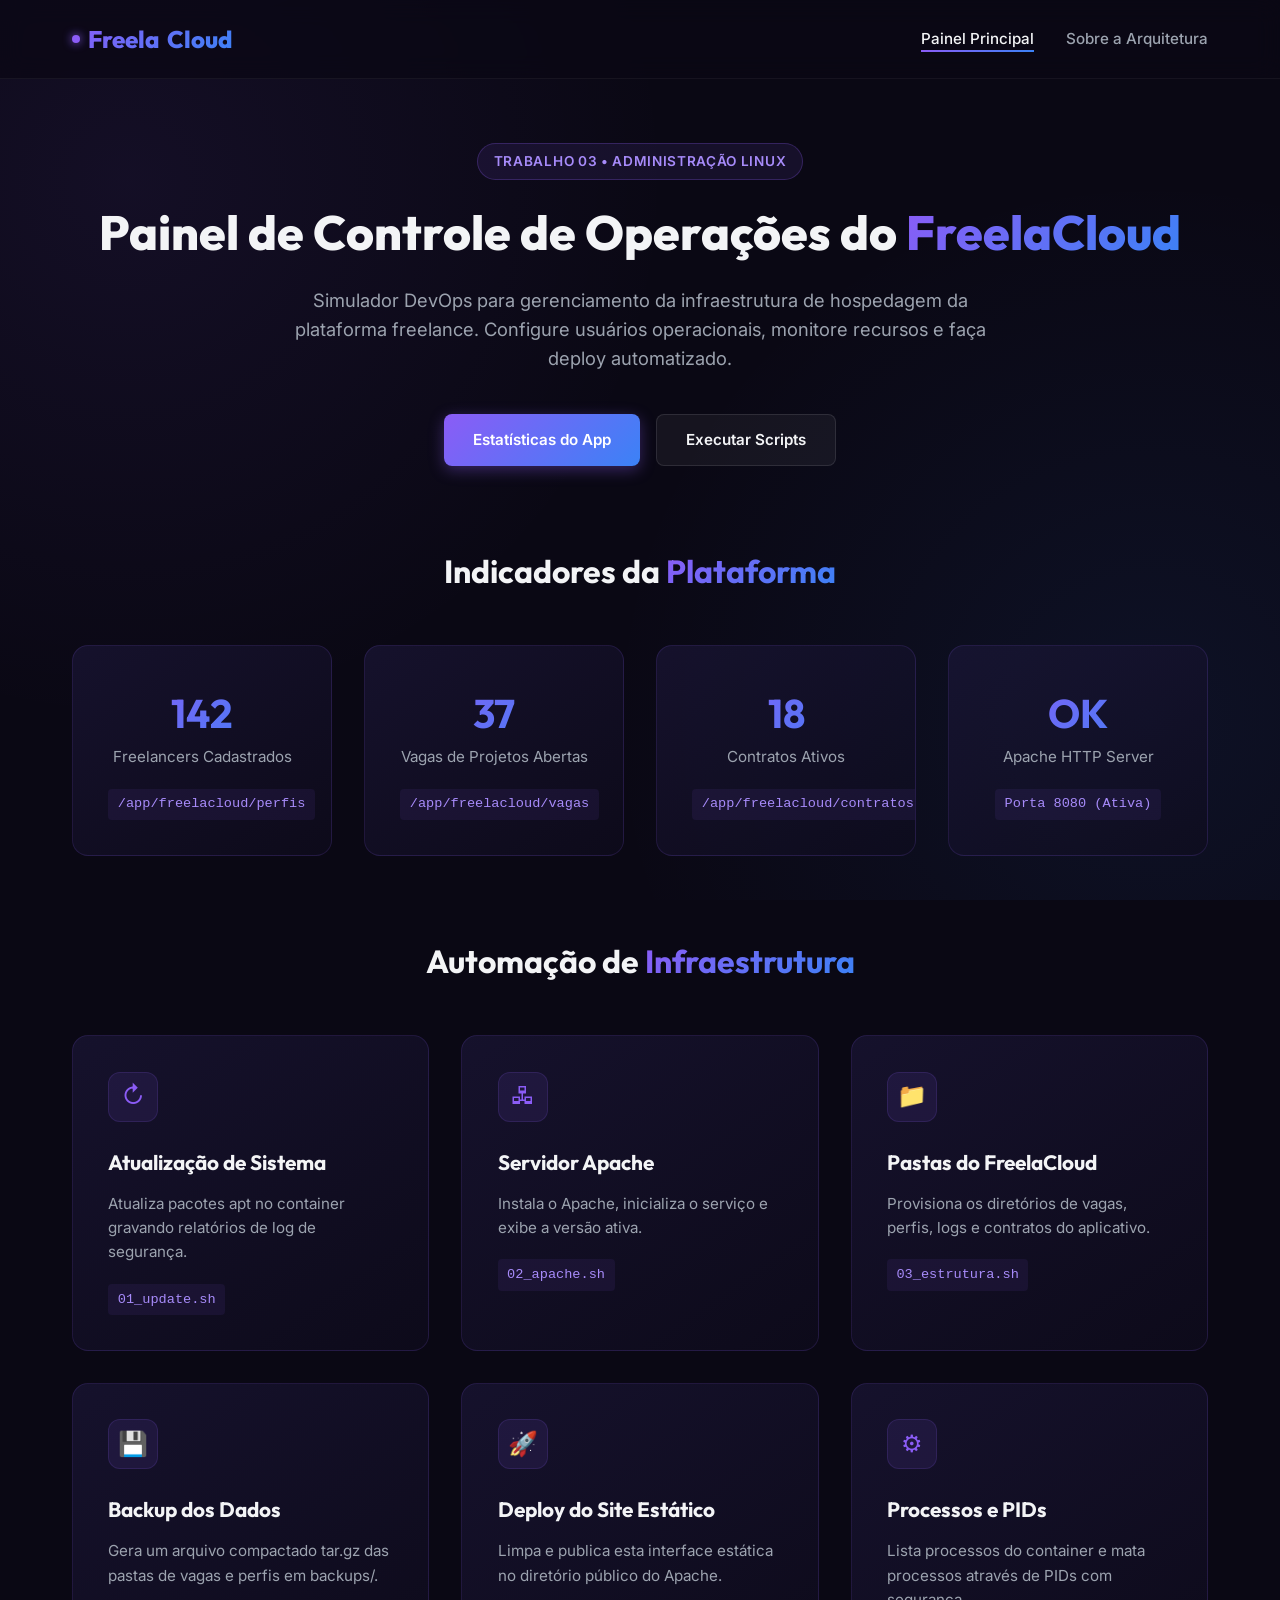
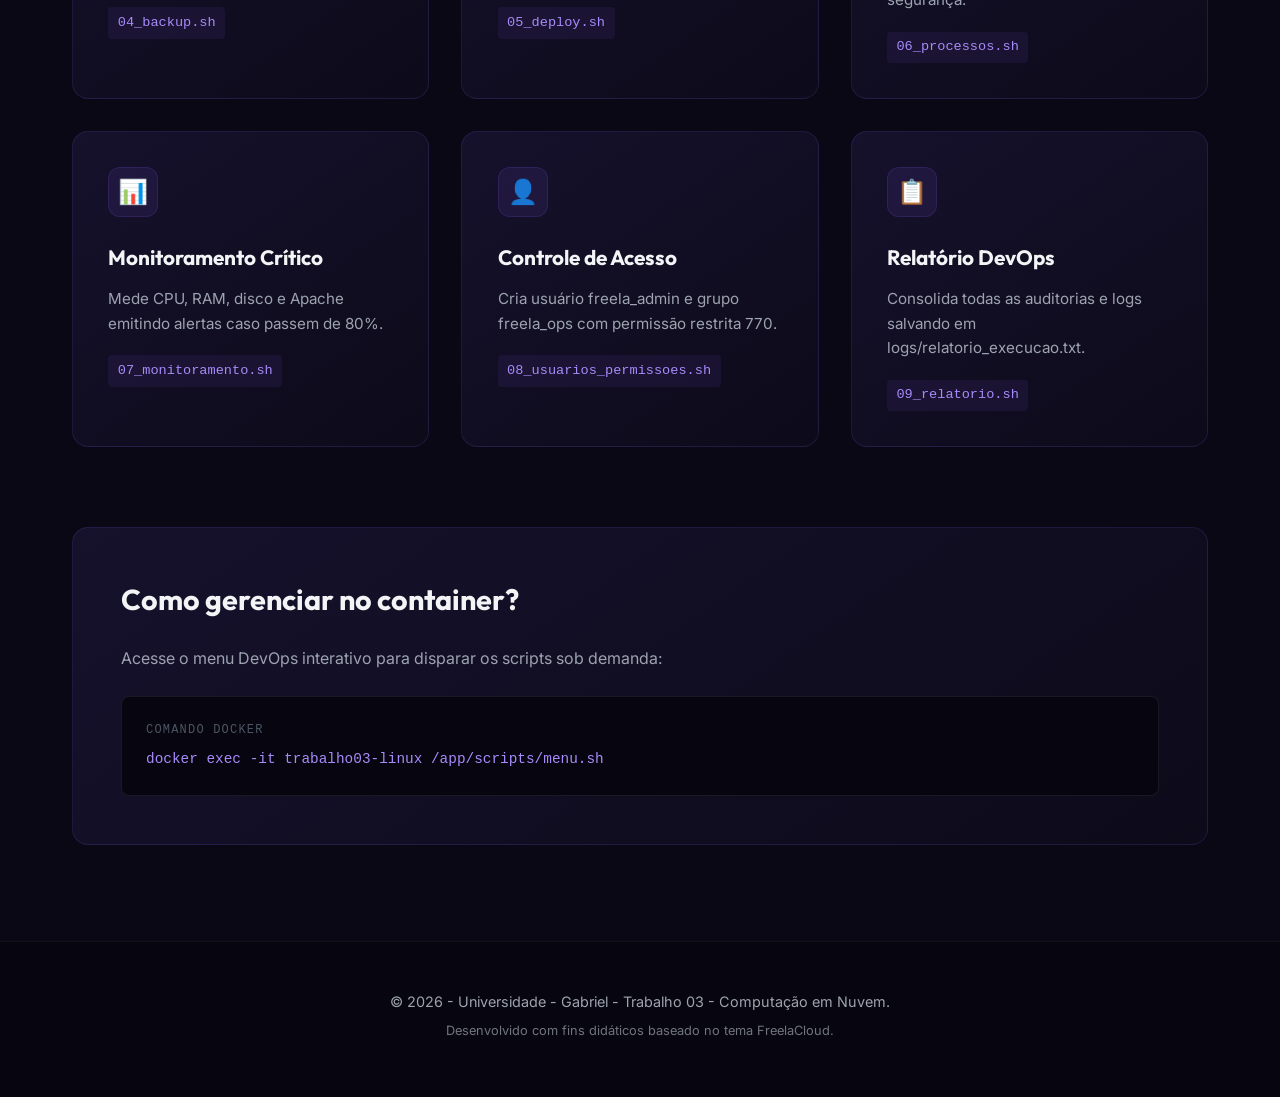
<file: source/index.html>
<!DOCTYPE html>
<html lang="pt-BR">
<head>
  <meta charset="UTF-8">
  <meta name="viewport" content="width=device-width, initial-scale=1.0">
  <title>FreelaCloud - Painel DevOps</title>
  <link rel="stylesheet" href="assets/style.css">
</head>
<body>

  <!-- Menu de Navegação -->
  <header>
    <div class="nav-container">
      <div class="logo">
        <div class="logo-dot"></div>
        Freela<span>Cloud</span>
      </div>
      <nav>
        <ul>
          <li><a href="index.html" class="active">Painel Principal</a></li>
          <li><a href="sobre.html">Sobre a Arquitetura</a></li>
        </ul>
      </nav>
    </div>
  </header>

  <main>
    <!-- Seção Principal -->
    <section class="hero">
      <div class="badge">Trabalho 03 • Administração Linux</div>
      <h1>Painel de Controle de Operações do <span>FreelaCloud</span></h1>
      <p class="lead">
        Simulador DevOps para gerenciamento da infraestrutura de hospedagem da plataforma freelance.
        Configure usuários operacionais, monitore recursos e faça deploy automatizado.
      </p>
      <div class="cta-group">
        <a href="#dashboard" class="btn btn-primary">Estatísticas do App</a>
        <a href="#scripts-dev" class="btn btn-secondary">Executar Scripts</a>
      </div>
    </section>

    <!-- Dashboard Estatístico (Simulação FreelaCloud) -->
    <section id="dashboard" style="margin-bottom: 5rem;">
      <h2 class="section-title">Indicadores da <span>Plataforma</span></h2>
      <div class="grid" style="grid-template-columns: repeat(auto-fit, minmax(250px, 1fr));">
        
        <div class="card" style="text-align: center;">
          <div class="card-content">
            <h2 style="font-size: 2.5rem; font-family: 'Outfit'; background: var(--gradient-main); -webkit-background-clip: text; -webkit-text-fill-color: transparent;">142</h2>
            <p>Freelancers Cadastrados</p>
            <span class="card-meta">/app/freelacloud/perfis</span>
          </div>
        </div>

        <div class="card" style="text-align: center;">
          <div class="card-content">
            <h2 style="font-size: 2.5rem; font-family: 'Outfit'; background: var(--gradient-main); -webkit-background-clip: text; -webkit-text-fill-color: transparent;">37</h2>
            <p>Vagas de Projetos Abertas</p>
            <span class="card-meta">/app/freelacloud/vagas</span>
          </div>
        </div>

        <div class="card" style="text-align: center;">
          <div class="card-content">
            <h2 style="font-size: 2.5rem; font-family: 'Outfit'; background: var(--gradient-main); -webkit-background-clip: text; -webkit-text-fill-color: transparent;">18</h2>
            <p>Contratos Ativos</p>
            <span class="card-meta">/app/freelacloud/contratos</span>
          </div>
        </div>

        <div class="card" style="text-align: center;">
          <div class="card-content">
            <h2 style="font-size: 2.5rem; font-family: 'Outfit'; background: var(--gradient-main); -webkit-background-clip: text; -webkit-text-fill-color: transparent;">OK</h2>
            <p>Apache HTTP Server</p>
            <span class="card-meta">Porta 8080 (Ativa)</span>
          </div>
        </div>

      </div>
    </section>

    <!-- Grade de Scripts (Específica do FreelaCloud) -->
    <section id="scripts-dev">
      <h2 class="section-title">Automação de <span>Infraestrutura</span></h2>
      <div class="grid">
        
        <div class="card">
          <div class="card-content">
            <div class="card-icon">↻</div>
            <h3>Atualização de Sistema</h3>
            <p>Atualiza pacotes apt no container gravando relatórios de log de segurança.</p>
            <span class="card-meta">01_update.sh</span>
          </div>
        </div>

        <div class="card">
          <div class="card-content">
            <div class="card-icon">🖧</div>
            <h3>Servidor Apache</h3>
            <p>Instala o Apache, inicializa o serviço e exibe a versão ativa.</p>
            <span class="card-meta">02_apache.sh</span>
          </div>
        </div>

        <div class="card">
          <div class="card-content">
            <div class="card-icon">📁</div>
            <h3>Pastas do FreelaCloud</h3>
            <p>Provisiona os diretórios de vagas, perfis, logs e contratos do aplicativo.</p>
            <span class="card-meta">03_estrutura.sh</span>
          </div>
        </div>

        <div class="card">
          <div class="card-content">
            <div class="card-icon">💾</div>
            <h3>Backup dos Dados</h3>
            <p>Gera um arquivo compactado tar.gz das pastas de vagas e perfis em backups/.</p>
            <span class="card-meta">04_backup.sh</span>
          </div>
        </div>

        <div class="card">
          <div class="card-icon" style="z-index: 1;">🚀</div>
          <div class="card-content">
            <h3>Deploy do Site Estático</h3>
            <p>Limpa e publica esta interface estática no diretório público do Apache.</p>
            <span class="card-meta">05_deploy.sh</span>
          </div>
        </div>

        <div class="card">
          <div class="card-content">
            <div class="card-icon">⚙</div>
            <h3>Processos e PIDs</h3>
            <p>Lista processos do container e mata processos através de PIDs com segurança.</p>
            <span class="card-meta">06_processos.sh</span>
          </div>
        </div>

        <div class="card">
          <div class="card-content">
            <div class="card-icon">📊</div>
            <h3>Monitoramento Crítico</h3>
            <p>Mede CPU, RAM, disco e Apache emitindo alertas caso passem de 80%.</p>
            <span class="card-meta">07_monitoramento.sh</span>
          </div>
        </div>

        <div class="card">
          <div class="card-content">
            <div class="card-icon">👤</div>
            <h3>Controle de Acesso</h3>
            <p>Cria usuário freela_admin e grupo freela_ops com permissão restrita 770.</p>
            <span class="card-meta">08_usuarios_permissoes.sh</span>
          </div>
        </div>

        <div class="card">
          <div class="card-content">
            <div class="card-icon">📋</div>
            <h3>Relatório DevOps</h3>
            <p>Consolida todas as auditorias e logs salvando em logs/relatorio_execucao.txt.</p>
            <span class="card-meta">09_relatorio.sh</span>
          </div>
        </div>

      </div>
    </section>

    <!-- Instruções rápidas -->
    <section class="info-section">
      <div class="info-box">
        <h2>Como gerenciar no container?</h2>
        <p>Acesse o menu DevOps interativo para disparar os scripts sob demanda:</p>
        <div class="code-container">
          <div class="code-header">Comando Docker</div>
          docker exec -it trabalho03-linux /app/scripts/menu.sh
        </div>
      </div>
    </section>
  </main>

  <footer>
    <p>&copy; 2026 - Universidade - Gabriel - Trabalho 03 - Computação em Nuvem.</p>
    <p style="font-size: 0.8rem; opacity: 0.7;">Desenvolvido com fins didáticos baseado no tema FreelaCloud.</p>
  </footer>

</body>
</html>
</file>
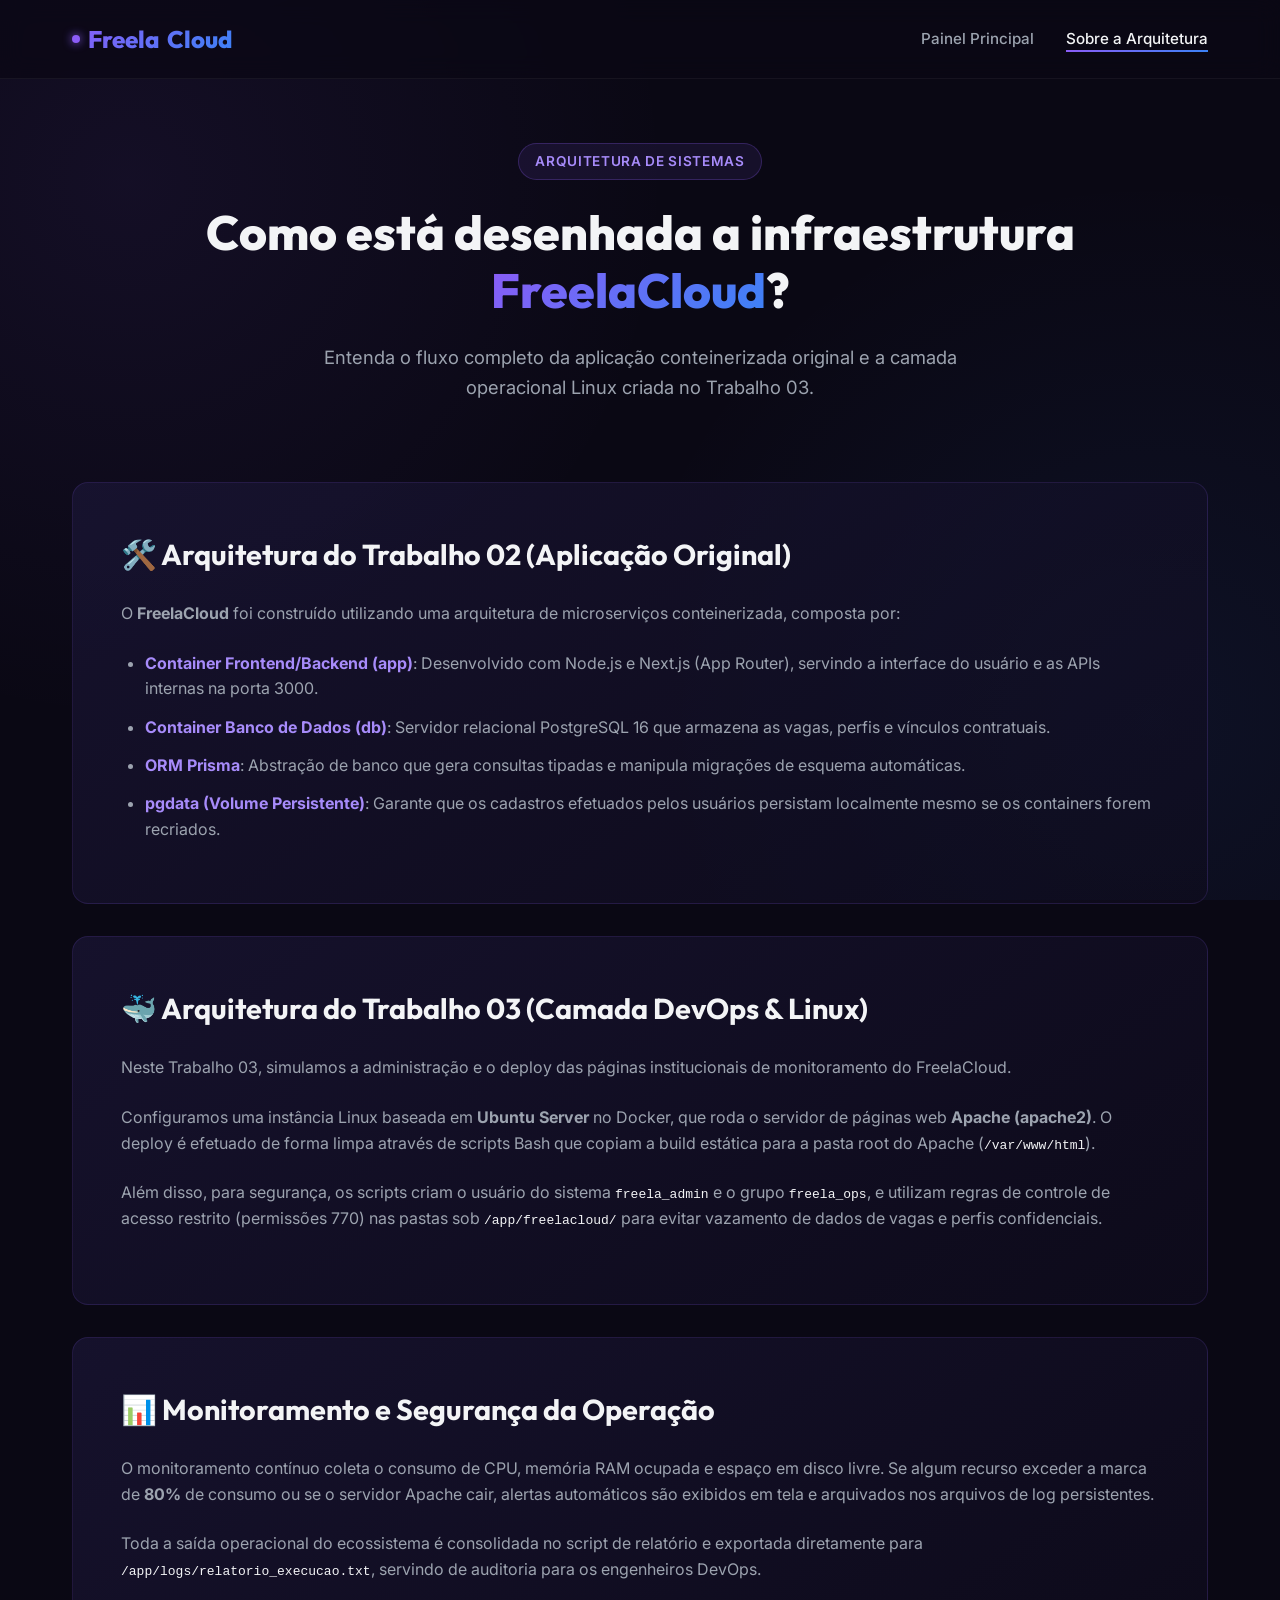
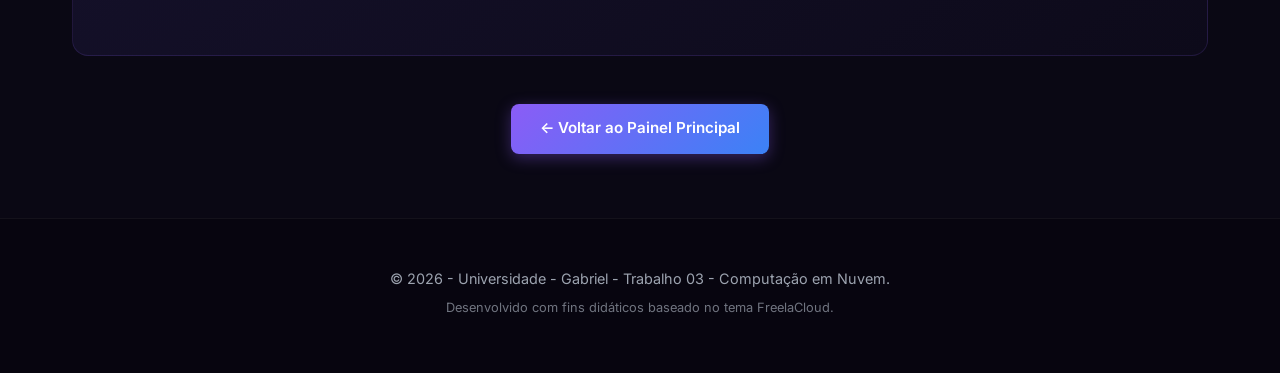
<file: source/sobre.html>
<!DOCTYPE html>
<html lang="pt-BR">
<head>
  <meta charset="UTF-8">
  <meta name="viewport" content="width=device-width, initial-scale=1.0">
  <title>FreelaCloud - Sobre a Arquitetura</title>
  <link rel="stylesheet" href="assets/style.css">
</head>
<body>

  <!-- Menu de Navegação -->
  <header>
    <div class="nav-container">
      <div class="logo">
        <div class="logo-dot"></div>
        Freela<span>Cloud</span>
      </div>
      <nav>
        <ul>
          <li><a href="index.html">Painel Principal</a></li>
          <li><a href="sobre.html" class="active">Sobre a Arquitetura</a></li>
        </ul>
      </nav>
    </div>
  </header>

  <main>
    <section class="hero">
      <div class="badge">Arquitetura de Sistemas</div>
      <h1>Como está desenhada a infraestrutura <span>FreelaCloud</span>?</h1>
      <p class="lead">
        Entenda o fluxo completo da aplicação conteinerizada original e a camada operacional Linux criada no Trabalho 03.
      </p>
    </section>

    <!-- Detalhes da Arquitetura do Trabalho 2 -->
    <section class="info-section">
      <div class="info-box">
        <h2>🛠️ Arquitetura do Trabalho 02 (Aplicação Original)</h2>
        <p>
          O <strong>FreelaCloud</strong> foi construído utilizando uma arquitetura de microserviços conteinerizada, composta por:
        </p>
        <ul>
          <li style="margin-bottom: 0.8rem; margin-left: 1.5rem; color: var(--text-muted);">
            <strong style="color: var(--text-highlight);">Container Frontend/Backend (app)</strong>: Desenvolvido com Node.js e Next.js (App Router), servindo a interface do usuário e as APIs internas na porta 3000.
          </li>
          <li style="margin-bottom: 0.8rem; margin-left: 1.5rem; color: var(--text-muted);">
            <strong style="color: var(--text-highlight);">Container Banco de Dados (db)</strong>: Servidor relacional PostgreSQL 16 que armazena as vagas, perfis e vínculos contratuais.
          </li>
          <li style="margin-bottom: 0.8rem; margin-left: 1.5rem; color: var(--text-muted);">
            <strong style="color: var(--text-highlight);">ORM Prisma</strong>: Abstração de banco que gera consultas tipadas e manipula migrações de esquema automáticas.
          </li>
          <li style="margin-bottom: 0.8rem; margin-left: 1.5rem; color: var(--text-muted);">
            <strong style="color: var(--text-highlight);">pgdata (Volume Persistente)</strong>: Garante que os cadastros efetuados pelos usuários persistam localmente mesmo se os containers forem recriados.
          </li>
        </ul>
      </div>

      <!-- Detalhes do Trabalho 3 -->
      <div class="info-box">
        <h2>🐳 Arquitetura do Trabalho 03 (Camada DevOps & Linux)</h2>
        <p>
          Neste Trabalho 03, simulamos a administração e o deploy das páginas institucionais de monitoramento do FreelaCloud.
        </p>
        <p>
          Configuramos uma instância Linux baseada em <strong>Ubuntu Server</strong> no Docker, que roda o servidor de páginas web <strong>Apache (apache2)</strong>. O deploy é efetuado de forma limpa através de scripts Bash que copiam a build estática para a pasta root do Apache (<code style="font-family: monospace; color: var(--text-main);">/var/www/html</code>).
        </p>
        <p>
          Além disso, para segurança, os scripts criam o usuário do sistema <code style="font-family: monospace; color: var(--text-main);">freela_admin</code> e o grupo <code style="font-family: monospace; color: var(--text-main);">freela_ops</code>, e utilizam regras de controle de acesso restrito (permissões 770) nas pastas sob <code style="font-family: monospace; color: var(--text-main);">/app/freelacloud/</code> para evitar vazamento de dados de vagas e perfis confidenciais.
        </p>
      </div>

      <!-- Vantagens do Ambiente -->
      <div class="info-box">
        <h2>📊 Monitoramento e Segurança da Operação</h2>
        <p>
          O monitoramento contínuo coleta o consumo de CPU, memória RAM ocupada e espaço em disco livre. Se algum recurso exceder a marca de <strong>80%</strong> de consumo ou se o servidor Apache cair, alertas automáticos são exibidos em tela e arquivados nos arquivos de log persistentes.
        </p>
        <p>
          Toda a saída operacional do ecossistema é consolidada no script de relatório e exportada diretamente para <code style="font-family: monospace; color: var(--text-main);">/app/logs/relatorio_execucao.txt</code>, servindo de auditoria para os engenheiros DevOps.
        </p>
      </div>
    </section>

    <!-- Botão de Voltar -->
    <div style="text-align: center; margin-top: 3rem;">
      <a href="index.html" class="btn btn-primary">&larr; Voltar ao Painel Principal</a>
    </div>
  </main>

  <footer>
    <p>&copy; 2026 - Universidade - Gabriel - Trabalho 03 - Computação em Nuvem.</p>
    <p style="font-size: 0.8rem; opacity: 0.7;">Desenvolvido com fins didáticos baseado no tema FreelaCloud.</p>
  </footer>

</body>
</html>
</file>
<file: source/assets/style.css>
/* 
   style.css - Design System Premium para Trabalho 03 de Cloud Computing
   Tema: Cloud-Shell & Docker Dashboard (Dark/Indigo/Violet Theme)
*/

@import url('https://fonts.googleapis.com/css2?family=Inter:wght@300;400;500;600;700&family=Outfit:wght@400;600;700;800&display=swap');

:root {
  --bg-primary: #0a0814;
  --bg-secondary: #120f26;
  --bg-card: rgba(25, 20, 51, 0.45);
  --border-card: rgba(139, 92, 246, 0.15);
  --border-card-hover: rgba(139, 92, 246, 0.4);
  
  --primary: #8b5cf6;
  --primary-glow: rgba(139, 92, 246, 0.35);
  --secondary: #3b82f6;
  --secondary-glow: rgba(59, 130, 246, 0.35);
  
  --text-main: #f3f4f6;
  --text-muted: #9ca3af;
  --text-highlight: #a78bfa;
  
  --gradient-main: linear-gradient(135deg, #8b5cf6 0%, #3b82f6 100%);
  --gradient-card: linear-gradient(145deg, rgba(29, 24, 60, 0.6) 0%, rgba(15, 12, 30, 0.6) 100%);
}

* {
  margin: 0;
  padding: 0;
  box-sizing: border-box;
}

body {
  font-family: 'Inter', sans-serif;
  background-color: var(--bg-primary);
  color: var(--text-main);
  line-height: 1.6;
  overflow-x: hidden;
  background-image: 
    radial-gradient(circle at 10% 20%, rgba(139, 92, 246, 0.08) 0%, transparent 40%),
    radial-gradient(circle at 90% 80%, rgba(59, 130, 246, 0.08) 0%, transparent 40%);
  background-attachment: fixed;
}

/* Header & Navigation */
header {
  backdrop-filter: blur(12px);
  background: rgba(10, 8, 20, 0.7);
  border-bottom: 1px solid rgba(255, 255, 255, 0.05);
  position: sticky;
  top: 0;
  z-index: 100;
  transition: all 0.3s ease;
}

.nav-container {
  max-width: 1200px;
  margin: 0 auto;
  padding: 1.25rem 2rem;
  display: flex;
  justify-content: space-between;
  align-items: center;
}

.logo {
  font-family: 'Outfit', sans-serif;
  font-weight: 800;
  font-size: 1.5rem;
  background: var(--gradient-main);
  -webkit-background-clip: text;
  -webkit-text-fill-color: transparent;
  display: flex;
  align-items: center;
  gap: 0.5rem;
}

.logo-dot {
  width: 8px;
  height: 8px;
  background-color: #8b5cf6;
  border-radius: 50%;
  box-shadow: 0 0 10px #8b5cf6;
}

nav ul {
  display: flex;
  list-style: none;
  gap: 2rem;
}

nav a {
  color: var(--text-muted);
  text-decoration: none;
  font-weight: 500;
  font-size: 0.95rem;
  transition: color 0.3s ease;
  position: relative;
  padding: 0.25rem 0;
}

nav a:hover, nav a.active {
  color: var(--text-main);
}

nav a::after {
  content: '';
  position: absolute;
  bottom: 0;
  left: 0;
  width: 0;
  height: 2px;
  background: var(--gradient-main);
  transition: width 0.3s ease;
}

nav a:hover::after, nav a.active::after {
  width: 100%;
}

/* Main Layout */
main {
  max-width: 1200px;
  margin: 0 auto;
  padding: 4rem 2rem;
}

.hero {
  text-align: center;
  margin-bottom: 5rem;
}

.badge {
  background: rgba(139, 92, 246, 0.1);
  border: 1px solid rgba(139, 92, 246, 0.25);
  color: var(--text-highlight);
  padding: 0.4rem 1rem;
  border-radius: 20px;
  font-size: 0.85rem;
  font-weight: 600;
  display: inline-block;
  margin-bottom: 1.5rem;
  letter-spacing: 0.05em;
  text-transform: uppercase;
}

h1 {
  font-family: 'Outfit', sans-serif;
  font-size: 3rem;
  font-weight: 800;
  line-height: 1.2;
  margin-bottom: 1.5rem;
}

h1 span {
  background: var(--gradient-main);
  -webkit-background-clip: text;
  -webkit-text-fill-color: transparent;
}

.lead {
  font-size: 1.15rem;
  color: var(--text-muted);
  max-width: 700px;
  margin: 0 auto 2.5rem auto;
}

/* CTA Buttons */
.cta-group {
  display: flex;
  gap: 1rem;
  justify-content: center;
}

.btn {
  display: inline-flex;
  align-items: center;
  justify-content: center;
  padding: 0.8rem 1.8rem;
  border-radius: 8px;
  font-weight: 600;
  text-decoration: none;
  font-size: 0.95rem;
  transition: all 0.3s cubic-bezier(0.4, 0, 0.2, 1);
  cursor: pointer;
}

.btn-primary {
  background: var(--gradient-main);
  color: #fff;
  border: none;
  box-shadow: 0 4px 15px var(--primary-glow);
}

.btn-primary:hover {
  transform: translateY(-2px);
  box-shadow: 0 6px 20px var(--primary-glow);
  filter: brightness(1.1);
}

.btn-secondary {
  background: rgba(255, 255, 255, 0.05);
  color: var(--text-main);
  border: 1px solid rgba(255, 255, 255, 0.1);
}

.btn-secondary:hover {
  background: rgba(255, 255, 255, 0.08);
  border-color: rgba(255, 255, 255, 0.2);
  transform: translateY(-2px);
}

/* Grid Layout */
.section-title {
  font-family: 'Outfit', sans-serif;
  font-size: 2rem;
  margin-bottom: 3rem;
  text-align: center;
  font-weight: 700;
}

.section-title span {
  background: var(--gradient-main);
  -webkit-background-clip: text;
  -webkit-text-fill-color: transparent;
}

.grid {
  display: grid;
  grid-template-columns: repeat(auto-fit, minmax(320px, 1fr));
  gap: 2rem;
  margin-bottom: 5rem;
}

/* Cards (Glassmorphism & Gradients) */
.card {
  background: var(--gradient-card);
  border: 1px solid var(--border-card);
  border-radius: 16px;
  padding: 2.2rem;
  transition: all 0.4s cubic-bezier(0.4, 0, 0.2, 1);
  position: relative;
  overflow: hidden;
}

.card::before {
  content: '';
  position: absolute;
  top: 0;
  left: 0;
  width: 100%;
  height: 100%;
  background: var(--gradient-main);
  opacity: 0;
  transition: opacity 0.4s ease;
  z-index: 0;
}

.card:hover {
  transform: translateY(-5px);
  border-color: var(--border-card-hover);
  box-shadow: 0 10px 30px rgba(139, 92, 246, 0.1);
}

.card-content {
  position: relative;
  z-index: 1;
}

.card-icon {
  width: 50px;
  height: 50px;
  border-radius: 12px;
  background: rgba(139, 92, 246, 0.1);
  display: flex;
  align-items: center;
  justify-content: center;
  color: var(--primary);
  font-size: 1.5rem;
  margin-bottom: 1.5rem;
  border: 1px solid rgba(139, 92, 246, 0.15);
}

.card:hover .card-icon {
  background: var(--primary);
  color: #fff;
  box-shadow: 0 0 15px var(--primary-glow);
}

.card h3 {
  font-family: 'Outfit', sans-serif;
  font-size: 1.3rem;
  margin-bottom: 0.8rem;
  color: var(--text-main);
}

.card p {
  color: var(--text-muted);
  font-size: 0.95rem;
  margin-bottom: 1.2rem;
}

.card-meta {
  font-family: monospace;
  font-size: 0.85rem;
  color: var(--text-highlight);
  background: rgba(139, 92, 246, 0.08);
  padding: 0.3rem 0.6rem;
  border-radius: 4px;
  display: inline-block;
}

/* Team Section */
.team-section {
  text-align: center;
  background: rgba(18, 15, 38, 0.3);
  border: 1px solid rgba(255, 255, 255, 0.03);
  padding: 4rem 2rem;
  border-radius: 24px;
  margin-top: 4rem;
  position: relative;
}

.team-grid {
  display: grid;
  grid-template-columns: repeat(auto-fit, minmax(200px, 1fr));
  gap: 2rem;
  margin-top: 2.5rem;
}

.member-card {
  padding: 1.5rem;
  background: rgba(255, 255, 255, 0.02);
  border: 1px solid rgba(255, 255, 255, 0.05);
  border-radius: 12px;
  transition: all 0.3s ease;
}

.member-card:hover {
  background: rgba(255, 255, 255, 0.04);
  border-color: rgba(139, 92, 246, 0.2);
  transform: translateY(-2px);
}

.member-avatar {
  width: 70px;
  height: 70px;
  background: var(--gradient-main);
  border-radius: 50%;
  display: flex;
  align-items: center;
  justify-content: center;
  margin: 0 auto 1rem auto;
  font-size: 1.8rem;
  color: #fff;
  font-weight: bold;
}

.member-name {
  font-family: 'Outfit', sans-serif;
  font-weight: 600;
  font-size: 1.1rem;
}

.member-role {
  color: var(--text-muted);
  font-size: 0.85rem;
  margin-top: 0.2rem;
}

/* Detailed Information Section */
.info-section {
  margin-top: 4rem;
}

.info-box {
  background: var(--gradient-card);
  border: 1px solid var(--border-card);
  border-radius: 16px;
  padding: 3rem;
  margin-bottom: 2rem;
}

.info-box h2 {
  font-family: 'Outfit', sans-serif;
  font-size: 1.8rem;
  margin-bottom: 1.5rem;
}

.info-box p {
  color: var(--text-muted);
  margin-bottom: 1.5rem;
}

.code-container {
  background: #07050f;
  border: 1px solid rgba(255, 255, 255, 0.08);
  border-radius: 8px;
  padding: 1.5rem;
  font-family: 'Courier New', Courier, monospace;
  font-size: 0.9rem;
  color: #a78bfa;
  overflow-x: auto;
  margin-top: 1.5rem;
  position: relative;
}

.code-header {
  color: #4b5563;
  margin-bottom: 0.5rem;
  font-size: 0.75rem;
  text-transform: uppercase;
  letter-spacing: 0.1em;
}

/* Footer */
footer {
  border-top: 1px solid rgba(255, 255, 255, 0.05);
  background: #07050f;
  padding: 3rem 2rem;
  text-align: center;
  color: var(--text-muted);
  font-size: 0.9rem;
}

footer p {
  margin-bottom: 0.5rem;
}

/* Responsive adjustments */
@media (max-width: 768px) {
  h1 {
    font-size: 2.2rem;
  }
  .nav-container {
    flex-direction: column;
    gap: 1rem;
  }
  nav ul {
    gap: 1.2rem;
  }
  main {
    padding: 2rem 1rem;
  }
  .info-box {
    padding: 1.5rem;
  }
}
</file>
